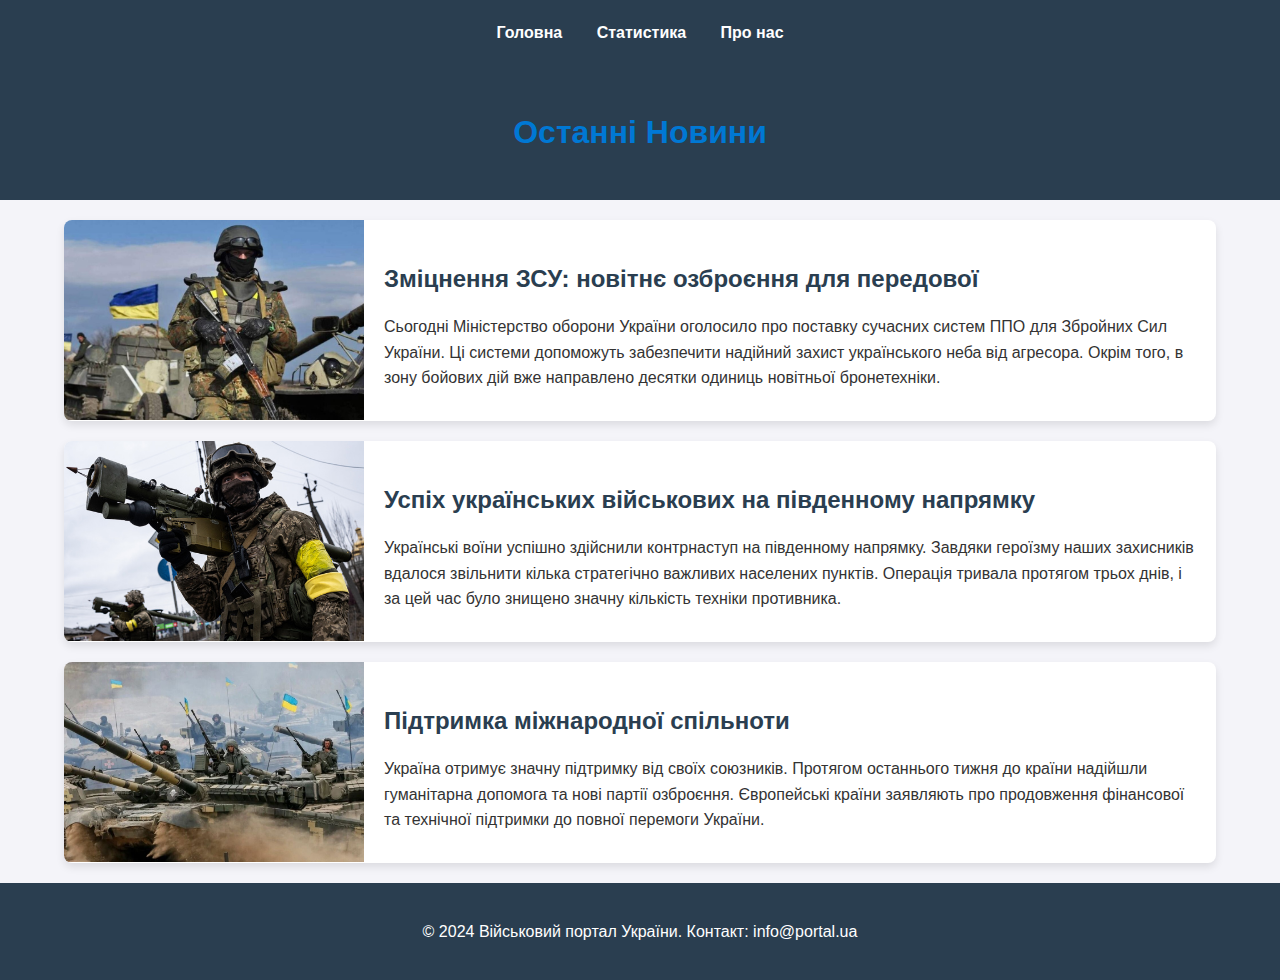
<file: index.html>
<!DOCTYPE html>
<html lang="uk">
<head>
    <meta charset="UTF-8">
    <meta name="viewport" content="width=device-width, initial-scale=1.0">
    <body>
        <title>Головна</title>
        <link rel="stylesheet" href="css/style.css">
        <header>
            <nav>
                <a href="index.html">Головна</a>
                <a href="statistics.html">Статистика</a>
                <a href="about.html">Про нас</a>
            </nav>
        </header>
    
    
    
    <style>
        body {
            font-family: Arial, sans-serif;
            margin: 0;
            padding: 0;
            background-color: #f4f4f9;
            color: #333;
        }
        header {
            background-color: #2a3e50;
            color: #fff;
            padding: 20px;
            text-align: center;
        }
        .container {
            width: 90%;
            margin: 20px auto;
        }
        .news-item {
            display: flex;
            flex-wrap: wrap;
            margin-bottom: 20px;
            background-color: #fff;
            box-shadow: 0 4px 8px rgba(0, 0, 0, 0.1);
            border-radius: 8px;
            overflow: hidden;
        }
        .news-item img {
            width: 300px; /* Фіксована ширина */
            height: 200px; /* Фіксована висота */
            object-fit: cover; /* Збереження пропорцій */
        }
        .news-content {
            padding: 20px;
            flex: 1;
        }
        .news-title {
            font-size: 1.5em;
            margin-bottom: 10px;
            color: #2a3e50;
        }
        .news-text {
            line-height: 1.6;
            margin-bottom: 10px;
        }
        footer {
            text-align: center;
            padding: 20px;
            background-color: #2a3e50;
            color: #fff;
            margin-top: 20px;
        }
    </style>
</head>
<body>
    <header>
        <h1>Останні Новини</h1>
    </header>
    <div class="container">
        <div class="news-item">
            <img src="./images/ilyustratyvne-foto_large.jpg" alt="Фото новини">
            <div class="news-content">
                <h2 class="news-title">Зміцнення ЗСУ: новітнє озброєння для передової</h2>
                <p class="news-text">Сьогодні Міністерство оборони України оголосило про поставку сучасних систем ППО для Збройних Сил України. Ці системи допоможуть забезпечити надійний захист українського неба від агресора. Окрім того, в зону бойових дій вже направлено десятки одиниць новітньої бронетехніки.</p>
            </div>
        </div>
        <div class="news-item">
            <img src="./images/630_360_1648446360-268.jpg" alt="Фото новини">
            <div class="news-content">
                <h2 class="news-title">Успіх українських військових на південному напрямку</h2>
                <p class="news-text">Українські воїни успішно здійснили контрнаступ на південному напрямку. Завдяки героїзму наших захисників вдалося звільнити кілька стратегічно важливих населених пунктів. Операція тривала протягом трьох днів, і за цей час було знищено значну кількість техніки противника.</p>
            </div>
        </div>
        <div class="news-item">
            <img src="./images/164148-1_large.jpg" alt="Фото новини">
            <div class="news-content">
                <h2 class="news-title">Підтримка міжнародної спільноти</h2>
                <p class="news-text">Україна отримує значну підтримку від своїх союзників. Протягом останнього тижня до країни надійшли гуманітарна допомога та нові партії озброєння. Європейські країни заявляють про продовження фінансової та технічної підтримки до повної перемоги України.</p>
            </div>
        </div>
    </div>
    <footer>
        <p>© 2024 Військовий портал України. Контакт: info@portal.ua</p>
    </footer>
</body>
</html>
</file>
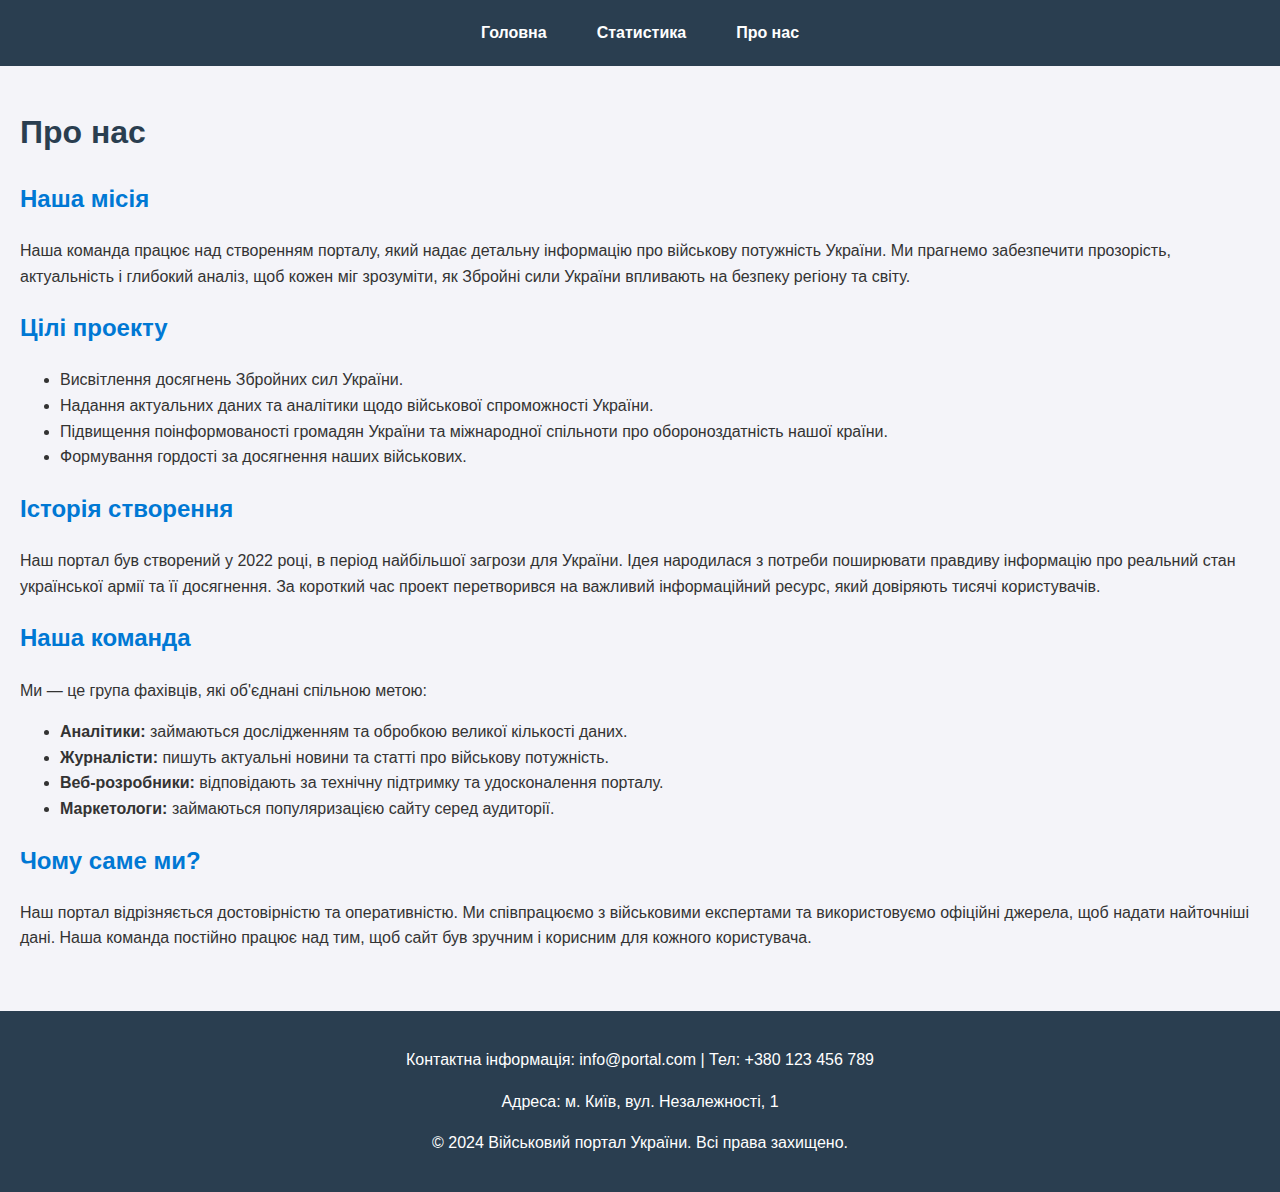
<file: about.html>
<!DOCTYPE html>
<html lang="uk">
<head>
    <meta charset="UTF-8">
    <meta name="viewport" content="width=device-width, initial-scale=1.0">
    <title>Про нас</title>
    <link rel="stylesheet" href="css/style.css">
    <style>
        body {
            font-family: Arial, sans-serif;
            margin: 0;
            padding: 0;
            background-color: #f4f4f9;
            color: #333;
        }
        header {
            background-color: #2a3e50;
            color: #fff;
            padding: 20px;
        }
        header nav {
            display: flex;
            justify-content: center;
            gap: 20px;
        }
        header nav a {
            color: #fff;
            text-decoration: none;
            font-weight: bold;
        }
        main {
            padding: 20px;
            line-height: 1.6;
        }
        h1 {
            color: #2a3e50;
        }
        section {
            margin-bottom: 20px;
        }
        footer {
            background-color: #2a3e50;
            color: #fff;
            text-align: center;
            padding: 20px;
            margin-top: 20px;
        }
    </style>
</head>
<body>
    <header>
        <nav>
            <a href="index.html">Головна</a>
            <a href="statistics.html">Статистика</a>
            <a href="about.html">Про нас</a>
        </nav>
    </header>

    <main>
        <h1>Про нас</h1>
        
        <section>
            <h2>Наша місія</h2>
            <p>
                Наша команда працює над створенням порталу, який надає детальну інформацію про військову потужність України.
                Ми прагнемо забезпечити прозорість, актуальність і глибокий аналіз, щоб кожен міг зрозуміти, як Збройні сили України 
                впливають на безпеку регіону та світу.
            </p>
        </section>

        <section>
            <h2>Цілі проекту</h2>
            <ul>
                <li>Висвітлення досягнень Збройних сил України.</li>
                <li>Надання актуальних даних та аналітики щодо військової спроможності України.</li>
                <li>Підвищення поінформованості громадян України та міжнародної спільноти про обороноздатність нашої країни.</li>
                <li>Формування гордості за досягнення наших військових.</li>
            </ul>
        </section>

        <section>
            <h2>Історія створення</h2>
            <p>
                Наш портал був створений у 2022 році, в період найбільшої загрози для України. Ідея народилася з потреби 
                поширювати правдиву інформацію про реальний стан української армії та її досягнення. За короткий час проект 
                перетворився на важливий інформаційний ресурс, який довіряють тисячі користувачів.
            </p>
        </section>

        <section>
            <h2>Наша команда</h2>
            <p>
                Ми — це група фахівців, які об'єднані спільною метою:
            </p>
            <ul>
                <li><strong>Аналітики:</strong> займаються дослідженням та обробкою великої кількості даних.</li>
                <li><strong>Журналісти:</strong> пишуть актуальні новини та статті про військову потужність.</li>
                <li><strong>Веб-розробники:</strong> відповідають за технічну підтримку та удосконалення порталу.</li>
                <li><strong>Маркетологи:</strong> займаються популяризацією сайту серед аудиторії.</li>
            </ul>
        </section>

        <section>
            <h2>Чому саме ми?</h2>
            <p>
                Наш портал відрізняється достовірністю та оперативністю. Ми співпрацюємо з військовими експертами та 
                використовуємо офіційні джерела, щоб надати найточніші дані. Наша команда постійно працює над тим, щоб сайт 
                був зручним і корисним для кожного користувача.
            </p>
        </section>
    </main>

    <footer>
        <p>Контактна інформація: info@portal.com | Тел: +380 123 456 789</p>
        <p>Адреса: м. Київ, вул. Незалежності, 1</p>
        <p>© 2024 Військовий портал України. Всі права захищено.</p>
    </footer>
</body>
</html>
</file>
<file: css/style.css>
body {
    font-family: 'Arial', sans-serif;
    margin: 0;
    padding: 0;
    line-height: 1.6;
    color: #333;
    background-color: #f4f4f9;
}

header {
    background: #0078d4;
    color: white;
    padding: 15px 0;
    text-align: center;
}

header nav a {
    margin: 0 15px;
    color: white;
    text-decoration: none;
    font-weight: bold;
}

header nav a:hover {
    text-decoration: underline;
}

main {
    padding: 20px;
}

section {
    margin-bottom: 30px;
}

h1, h2 {
    color: #0078d4;
}

.charts, .personnel, .comparison {
    max-width: 800px;
    margin: 20px auto;
    background: white;
    border-radius: 8px;
    padding: 20px;
    box-shadow: 0 4px 10px rgba(0, 0, 0, 0.1);
}

footer {
    background: #333;
    color: white;
    text-align: center;
    padding: 10px 0;
    margin-top: 20px;
}
</file>
